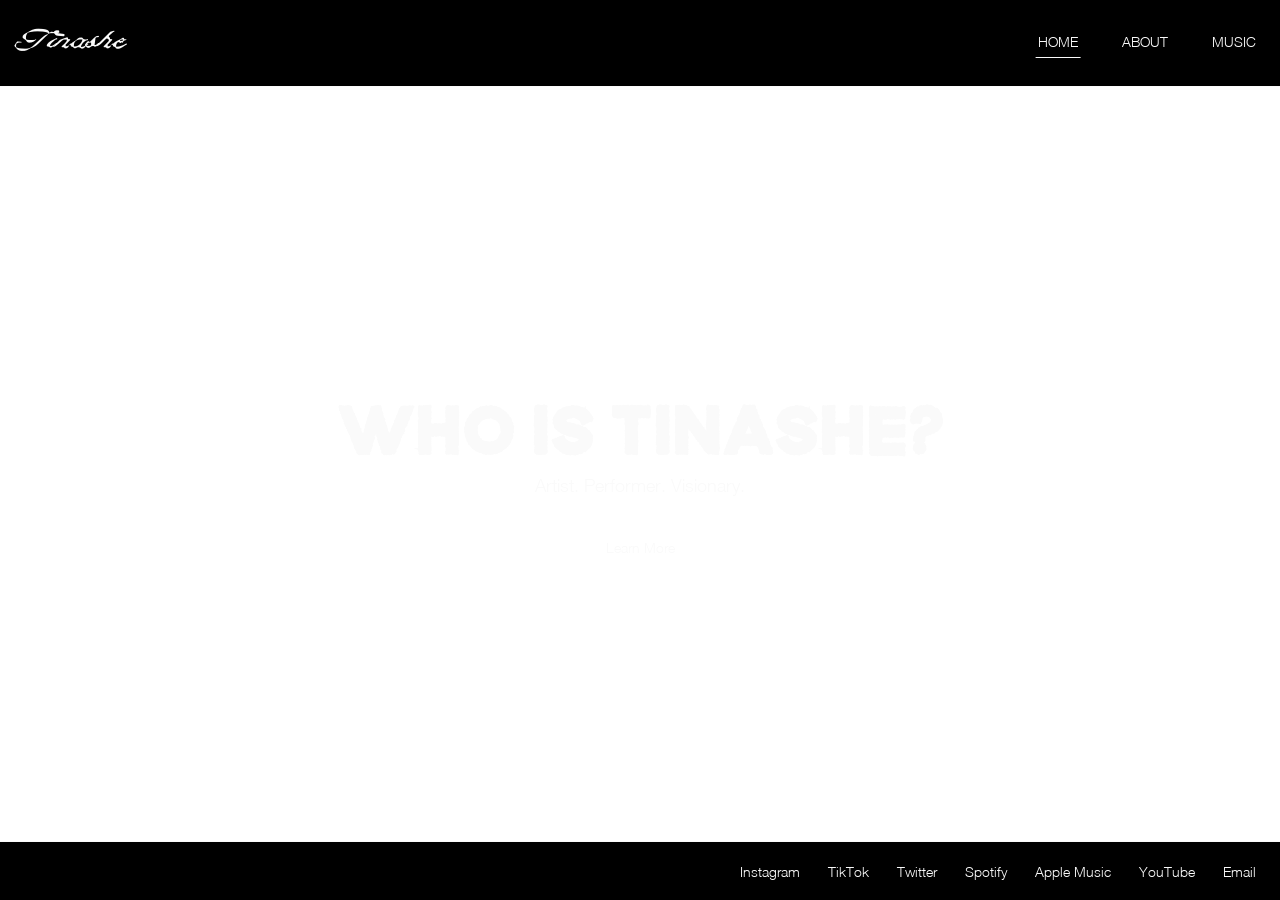
<file: index.html>
<!DOCTYPE html>
<html lang="en">
<head>
    <meta charset="UTF-8">
    <meta name="viewport" content="width=device-width, initial-scale=1.0">
    <title>Tinashe | Home</title>
    <link rel="stylesheet" href="style.css">
    <script src="script.js" defer></script>
</head>
<body>
    <header class="website-header"> 
         <a href="index.html" class="logo">Tinashe</a> 
        <nav> 
            <ul class="nav-list">
                <li><a href="index.html" class="current-page">HOME</a></li>
                <li><a href="about.html">ABOUT</a></li>
                <li><a href="music.html">MUSIC</a></li>
            </ul>
        </nav>
    </header>

    <main>
        <div class="video-wrapper">
            <video class="background-video" autoplay muted loop playsinline>
                <source src="crash-out-music-video.mp4" type="video/mp4">
            </video>
                <div class="home-text">
                 <h1 class="title">WHO IS TINASHE?</h1>
                <p class="tagline1"> Artist. Performer. Visionary.</p>
                <a href="about.html" class="learn-more">Learn More</a>
            </div>
        </div>
       
    </main>

    <footer class="website-footer">
          <div class="footer-socials">
            <a href="https://www.instagram.com/tinashenow/?hl=en">Instagram</a>
            <a href="https://www.tiktok.com/@tinashe?lang=en">TikTok</a>
            <a href="https://x.com/Tinashe">Twitter</a>
            <a href="https://open.spotify.com/artist/0NIIxcxNHmOoyBx03SfTCD">Spotify</a>
            <a href="https://music.apple.com/us/artist/tinashe/464835513">Apple Music</a>
            <a href="https://www.youtube.com/channel/UC-W8ijF4CaFAwqNUpB__qPg">YouTube</a>
            <a href="mailto:booking@tinashenow.com">Email</a>
         </div>


    </footer>
</body>
</html>
</file>
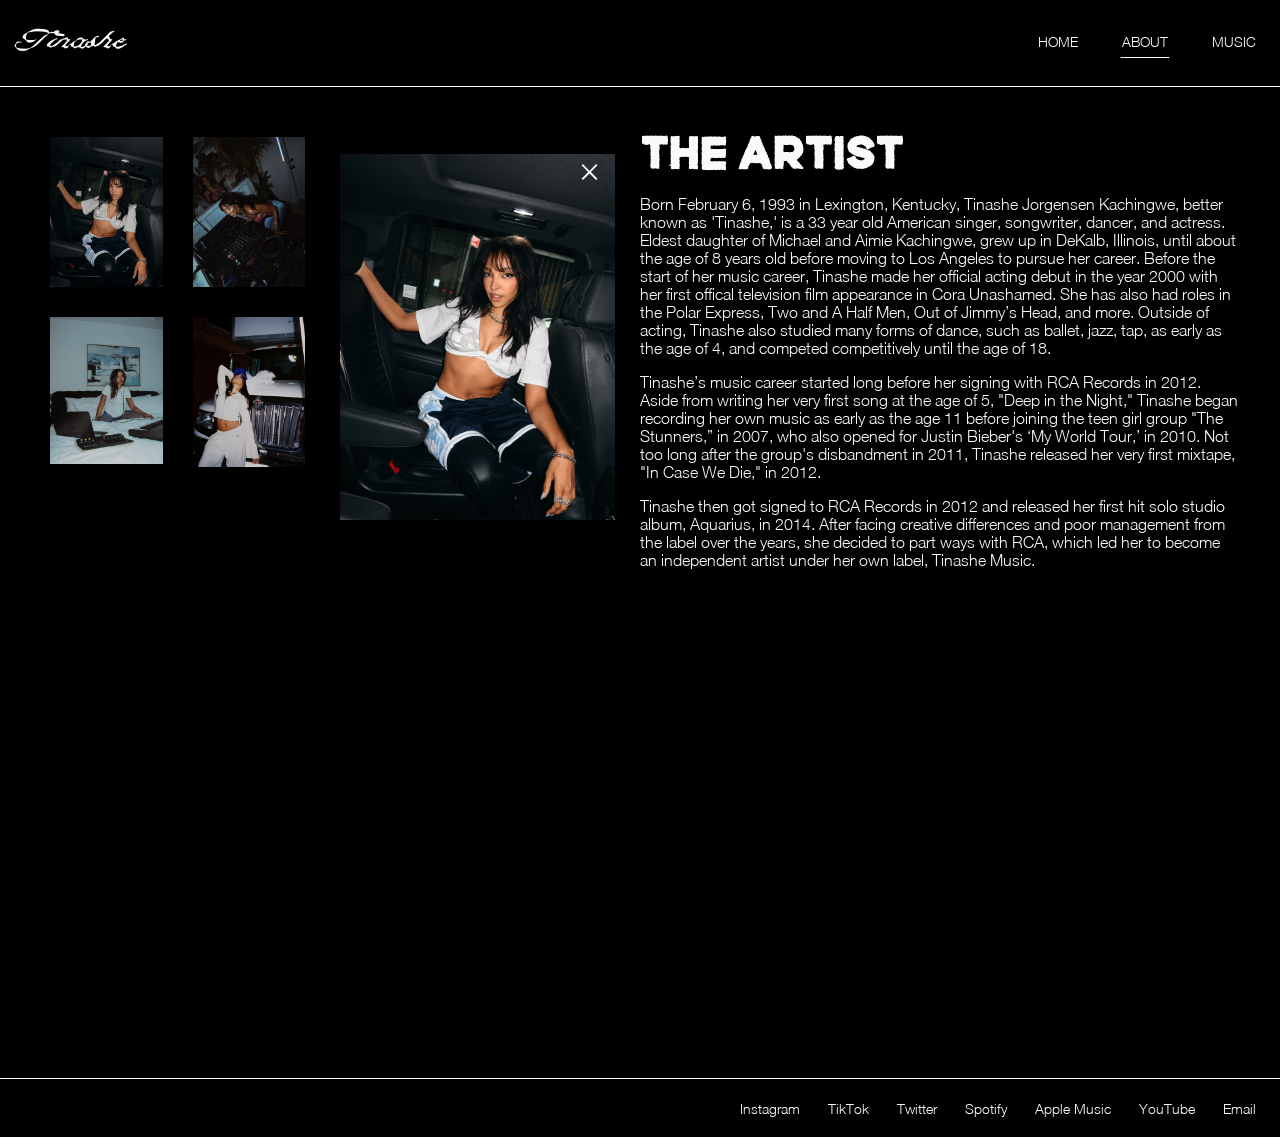
<file: about.html>
<!DOCTYPE html>
<html lang="en">
<head>
    <meta charset="UTF-8">
    <meta name="viewport" content="width=device-width, initial-scale=1.0">
    <title>Tinashe | About</title>
    <link rel="stylesheet" href="style.css">
    <script src="script.js" defer></script>
</head>

<body class="about-page">

    <header class="website-header">
        <a href="index.html" class="logo">Tinashe</a>

        <nav>
            <ul class="nav-list">
                <li><a href="index.html">HOME</a></li>
                <li><a href="about.html" class="current-page">ABOUT</a></li>
                <li><a href="music.html">MUSIC</a></li>
            </ul>
        </nav>
    </header>

    <main>
        <section class="about-content">

            <div class="about-gallery">

                <div class="row">
                    <div class="column">
                        <img src="gallery1.jpg" alt="Photoshoot" onclick="myFunction(this);">
                    </div>

                    <div class="column">
                        <img src="gallery2.jpg" alt="DJ set" onclick="myFunction(this);">
                    </div>

                    <div class="column">
                        <img src="gallery3.jpg" alt="Studio session" onclick="myFunction(this);">
                    </div>

                    <div class="column">
                        <img src="gallery4.jpg" alt="Too Easy MV BTS" onclick="myFunction(this);">
                    </div>
                </div>

                <div class="container">
                    <span onclick="this.parentElement.style.display='none'" class="closebtn">&times;</span>
                    <img id="expandedImg" style="width:100%" alt="Selected Tinashe photo" src="gallery1.jpg"> 
                    <div id="imgtext"></div>
                </div>

            </div>

            <div class="about-info">
               <h2 class="about-header">THE ARTIST</h2>  
               <p>Born February 6, 1993 in Lexington, Kentucky, Tinashe Jorgensen Kachingwe, better known as 'Tinashe,' is a 33 year old American singer, songwriter, dancer, and actress. Eldest daughter of Michael and Aimie Kachingwe, grew up in DeKalb, Illinois, until about the age of 8 years old before moving to Los Angeles to pursue her career. Before the start of her music career, Tinashe made her official acting debut in the year 2000 with her first offical television film appearance in Cora Unashamed. She has also had roles in the Polar Express, Two and A Half Men, Out of Jimmy’s Head, and more. Outside of acting, Tinashe also studied many forms of dance, such as ballet, jazz, tap, as early as the age of 4, and competed competitively until the age of 18.</p>
               <p>Tinashe’s music career started long before her signing with RCA Records in 2012. Aside from writing her very first song at the age of 5, "Deep in the Night," Tinashe began recording her own music as early as the age 11 before joining the teen girl group "The Stunners,” in 2007, who also opened for Justin Bieber's ‘My World Tour,’ in 2010. Not too long after the group's disbandment in 2011, Tinashe released her very first mixtape, "In Case We Die," in 2012.</p>
               <p>Tinashe then got signed to RCA Records in 2012 and released her first hit solo studio album, Aquarius, in 2014. After facing creative differences and poor management from the label over the years, she decided to part ways with RCA, which led her to become an independent artist under her own label, Tinashe Music.</p>
               <iframe title="Lexington, Kentucky" src="https://www.google.com/maps/embed?pb=!1m18!1m12!1m3!1d201139.43836323507!2d-84.47138205!3d38.028355!2m3!1f0!2f0!3f0!3m2!1i1024!2i768!4f13.1!3m3!1m2!1s0x88424429cc9ceb25%3A0x84f08341908c4fdd!2sLexington%2C%20KY!5e0!3m2!1sen!2sus!4v1793697698221!5m2!1sen!2sus" width="600" height="450" style="border:0;" allowfullscreen="" loading="lazy" referrerpolicy="strict-origin-when-cross-origin"></iframe>
            </div>

        </section>
    </main>

    <footer class="website-footer">
        <div class="footer-socials">
            <a href="https://www.instagram.com/tinashenow/?hl=en">Instagram</a>
            <a href="https://www.tiktok.com/@tinashe?lang=en">TikTok</a>
            <a href="https://x.com/Tinashe">Twitter</a>
            <a href="https://open.spotify.com/artist/0NIIxcxNHmOoyBx03SfTCD">Spotify</a>
            <a href="https://music.apple.com/us/artist/tinashe/464835513">Apple Music</a>
            <a href="https://www.youtube.com/channel/UC-W8ijF4CaFAwqNUpB__qPg">YouTube</a>
            <a href="mailto:booking@tinashenow.com">Email</a>
        </div>
    </footer>

</body>
</html>
</file>
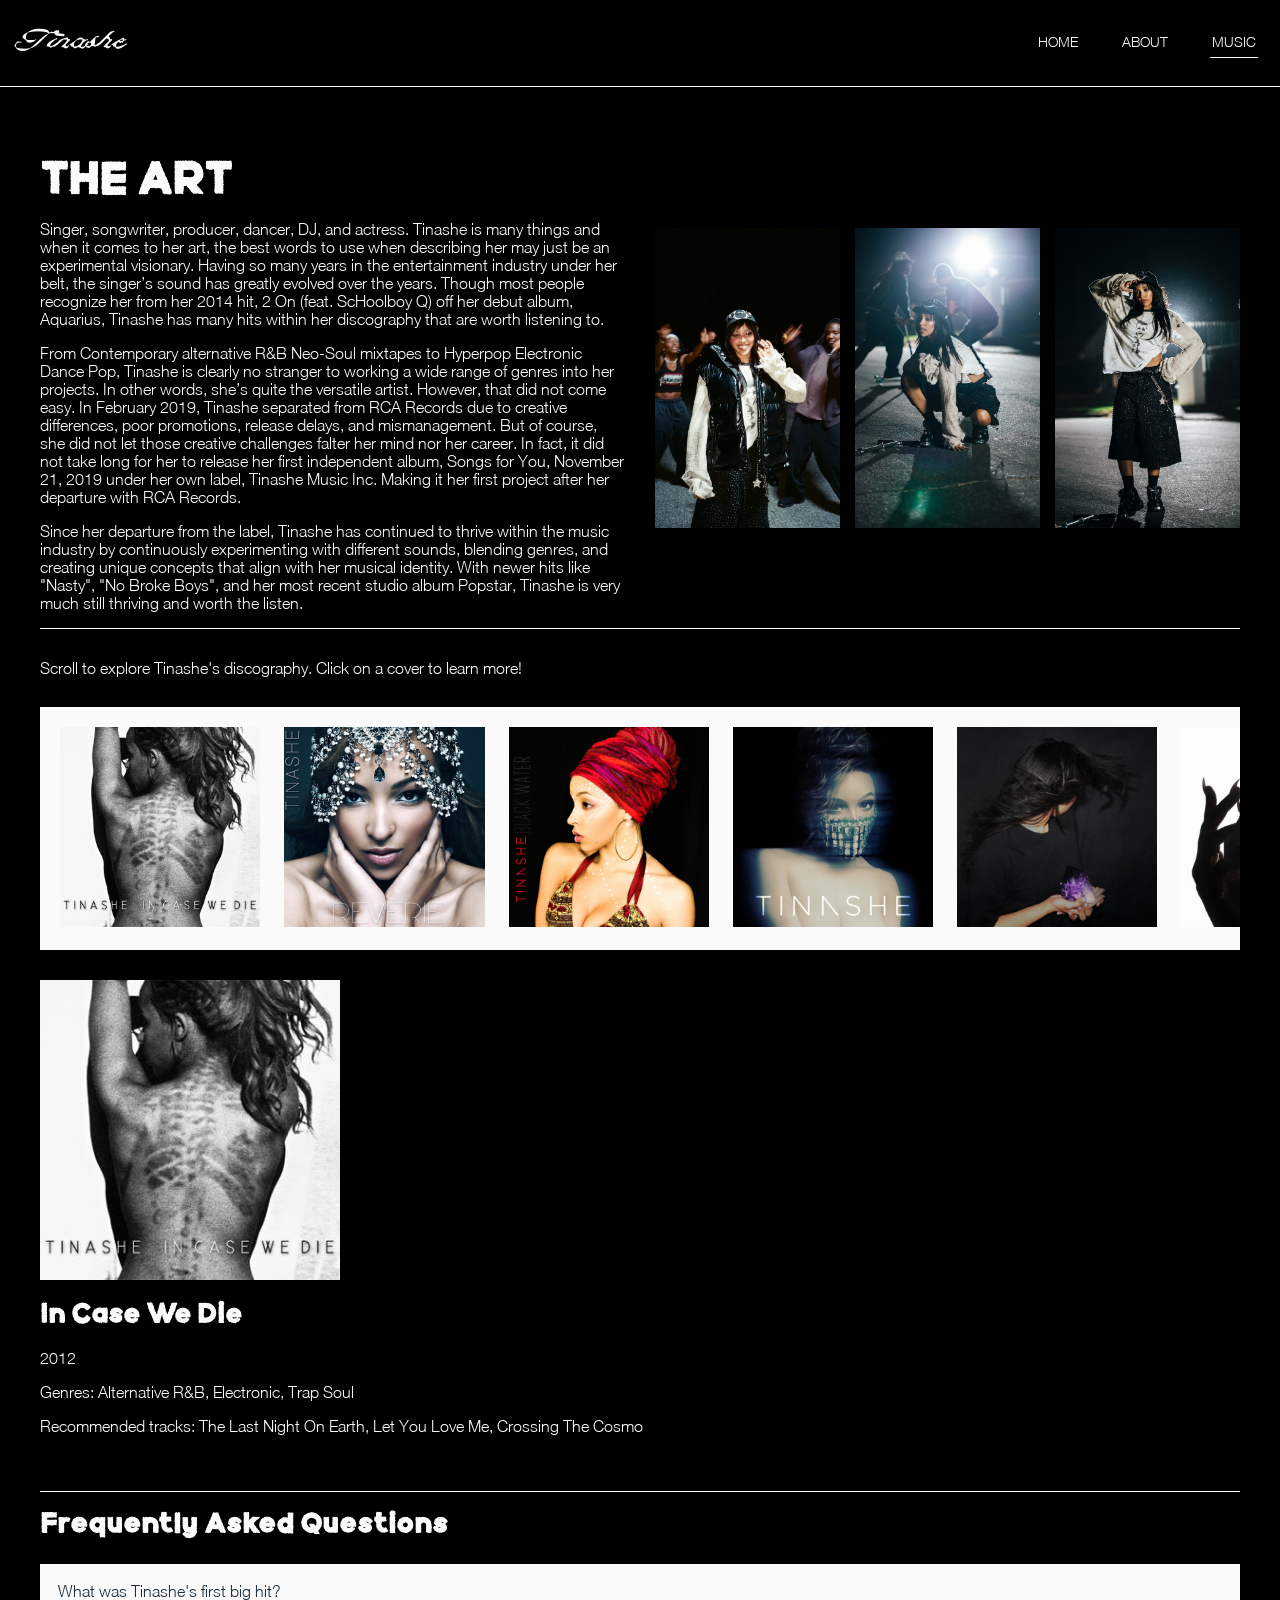
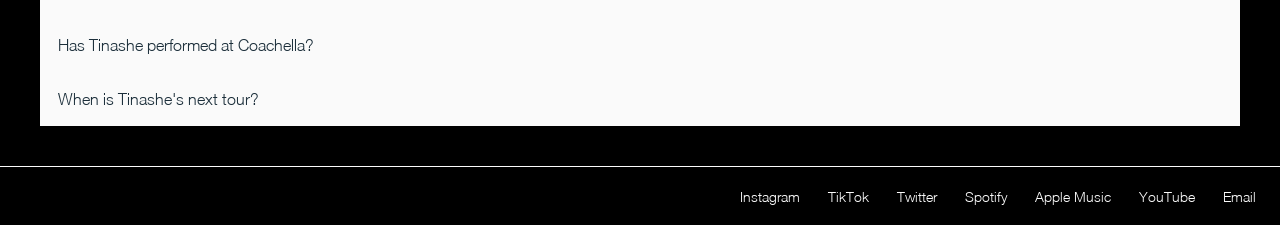
<file: music.html>
<!DOCTYPE html>
<html lang="en">
<head>
    <meta charset="UTF-8">
    <meta name="viewport" content="width=device-width, initial-scale=1.0">
    <title>Tinashe | Music</title>
    <link rel="stylesheet" href="style.css">
    <script src="script.js" defer></script>
</head>
<body class="music-page">
    <header class="website-header"> 
         <a href="index.html" class="logo">Tinashe</a> 
        <nav> 
            <ul class="nav-list">
                <li><a href="index.html">HOME</a></li>
                <li><a href="about.html">ABOUT</a></li>
                <li><a href="music.html" class="current-page">MUSIC</a></li>
            </ul>
        </nav>
    </header>

    <main class="music-page">

    <section class="music-content">

        <div class="music-info">

            <div class="music-text">
                <h2 class="music-header">THE ART</h2>
                <p>Singer, songwriter, producer, dancer, DJ, and actress. Tinashe is many things and when it comes to her art, the best words to use when describing her may just be an experimental visionary. Having so many years in the entertainment industry under her belt, the singer’s sound has greatly evolved over the years. Though most people recognize her from her 2014 hit, 2 On (feat. ScHoolboy Q) off her debut album, Aquarius, Tinashe has many hits within her discography that are worth listening to.</p>
                <p>From Contemporary alternative R&B Neo-Soul mixtapes to Hyperpop Electronic Dance Pop, Tinashe is clearly no stranger to working a wide range of genres into her projects. In other words, she’s quite the versatile artist. However, that did not come easy. In February 2019, Tinashe separated from RCA Records due to creative differences, poor promotions, release delays, and mismanagement. But of course, she did not let those creative challenges falter her mind nor her career. In fact, it did not take long for her to release her first independent album, Songs for You, November 21, 2019 under her own label, Tinashe Music Inc. Making it her first project after her departure with RCA Records.</p>
                <p>Since her departure from the label, Tinashe has continued to thrive within the music industry by continuously experimenting with different sounds, blending genres, and creating unique concepts that align with her musical identity. With newer hits like "Nasty", "No Broke Boys", and her most recent studio album Popstar, Tinashe is very much still thriving and worth the listen.
</p>
            </div>

            <div class="music-images">
                <img src="photoshoot1.jpg" alt="photoshoot 1">
                <img src="photoshoot2.jpg" alt="photoshoot 2">
                <img src="photoshoot3.jpg" alt="photoshoot 3">
            </div>

        </div>
            <p class="cta">Scroll to explore Tinashe's discography. Click on a cover to learn more!</p>
        <div class="album-carousel">
           <img src="album1.jpg" alt="In Case We Die" data-year="2012" data-genre="Alternative R&B, Electronic, Trap Soul" data-track="The Last Night On Earth, Let You Love Me, Crossing The Cosmo" data-soundcloud="https://on.soundcloud.com/LbWIzwysJPlab6Pyar" onclick="showAlbum(this)">
           <img src="album2.png" alt="Reverie" data-year="2012" data-genre="Alternative R&B, Electronic, Downtempo" data-track="Yours, Another Me, Ecstasy" data-soundcloud="https://on.soundcloud.com/VbYMX0OxiB5anfSEud" onclick="showAlbum(this)">
           <img src="album3.jpg" alt="Black Water" data-year="2013" data-genre="Alternative R&B, Contemporary R&B, Neo-Soul" data-track="Midnight Sun, Just a Taste, Stunt" data-soundcloud="https://on.soundcloud.com/nRTAkvsGJPQMP7YSpg" onclick="showAlbum(this)">
           <img src="album4.jpg" alt="Aquarius" data-year="2014" data-genre="Alternative R&B, Contemporary R&B, Electronic" data-track="Feels like Vegas, Pretend FT. A$AP Rocky, Far Side Of The Moon" data-spotify="https://open.spotify.com/album/6zXUDBGLbrB9Kgkw2Y3F7L?si=YtGEzZOXTY2GiPZoVykUWw" data-applemusic="https://music.apple.com/us/album/aquarius/911472229" onclick="showAlbum(this)">
           <img src="album5.jpg" alt="Amethyst" data-year="2015" data-genre="Alternative pop, Alternative R&B" data-track="Worth It FT. IAMSU!, Something To Feel, Dreams Are Real" data-soundcloud="https://on.soundcloud.com/0FYaEPmJqCATyPNFCE" onclick="showAlbum(this)">
           <img src="album6.jpg" alt="Nightride" data-year="2016" data-genre="Alternative R&B, Neo-Soul, Trap" data-track="Ghetto Boy, Party Favors, Company" data-spotify="https://open.spotify.com/album/4oUQWJAcEtTuhYFR9AGfaC?si=x3PJNPmsQkKTM75yL_9kTw" data-applemusic="https://music.apple.com/us/album/nightride/1171507241" onclick="showAlbum(this)">
           <img src="album7.png" alt="Joyride" data-year="2018" data-genre="Alternative R&B, Pop, Hip-Hop" data-track="No Contest, No Drama FT. Offset, Ooh La La" data-spotify="https://open.spotify.com/album/0u3rjsCgagcSxHoRtXMKQo?si=BUgRdhT2SmGGCOLhW2AdQQ" data-applemusic="https://music.apple.com/us/album/joyride/1363300702" onclick="showAlbum(this)">
           <img src="album8.jpg" alt="Songs for You" data-year="2019" data-genre="Alternative R&B, Dance Pop, Trap Soul" data-track="Perfect Crime,  Life's Too Short, Touch & Go FT. 6lack" data-spotify="https://open.spotify.com/album/2E0UWcqS27m1Re2yksxQDg?si=oAdm3QmkQ3qH-5qL4c1dVg" data-applemusic="https://music.apple.com/us/album/songs-for-you/1835096586" onclick="showAlbum(this)">
           <img src="album9.jpeg" alt="333 Deluxe" data-year="2022" data-genre="Alternative R&B, Hip-Hop, Electronic" data-track="Undo FT. Wax Motif, Let Me Down Slowly, Small Reminders" data-spotify="https://open.spotify.com/album/4cogLi0G1CHWTHCdrU9ujy?si=Z-jtQaAEQ8uQA5frw7bL4g" data-applemusic="https://music.apple.com/us/album/333-deluxe/1840969291" onclick="showAlbum(this)">
           <img src="album10.jpeg" alt="BB/Angel" data-year="2023" data-genre="Alternative R&B, Electronic, Trap Soul" data-track="Gravity, None Of My Business, Talk To Me Nice" data-spotify="https://open.spotify.com/album/3VT4AfG7KWjVwkJ7NP62hX?si=odQ-yTGPR0ePKFkUi6Z6dQ" data-applemusic="https://music.apple.com/us/album/bb-ang3l/6769156468" onclick="showAlbum(this)">
           <img src="album11.png" alt="Quantum Baby" data-year="2024" data-genre="Alternative R&B, Pop Rap, Trap Soul" data-track="Getting No Sleep, Cross That Line, No Simulation" data-spotify="https://open.spotify.com/album/0fMcAd5V3GKgcjB5ANKeqQ?si=Q1z9FqB-RTqlUaV_4n5fhw" data-applemusic="https://music.apple.com/us/album/quantum-baby/1760674272" onclick="showAlbum(this)">
           <img src="album12.png" alt="Popstar" data-year="2026" data-genre="Alternative R&B, Electronic, Hyperpop" data-track="Pillow Fight, I'd Rather Be Alone, Flashbacks" data-spotify="https://open.spotify.com/album/06CjF89lLSSiVWXujVVtQs?si=JwCBDeK1TOasiWASfPBsVw" data-applemusic="https://music.apple.com/us/album/popstar/6789739137" onclick="showAlbum(this)">
        </div>
        
    <div class="album-details">
        <img id="selected-album" src="album1.jpg" alt="In Case We Die">
          <div class="album-description">
            <h2 id="album-title">In Case We Die</h2>
            <p id="album-year">2012</p>
            <p id="album-genre">Genres: Alternative R&B, Electronic, Trap Soul</p>
            <p id="album-tracks">Recommended tracks: The Last Night On Earth, Let You Love Me, Crossing The Cosmo</p>
        </div>

       <div class="album-links">
            <a id="spotify-link" href="#" target="_blank" hidden>Spotify</a>
            <a id="apple-link" href="#" target="_blank" hidden>Apple Music</a>
            <a id="soundcloud-link" href="#" target="_blank" hidden>SoundCloud</a>
        </div>
    </div>

    </section>

    <section class="music-faq">

    <h3 class="FAQ">Frequently Asked Questions</h3>

    <button class="accordion">What was Tinashe's first big hit?</button>
        <div class="panel">
            <p>Tinashe's first hit was her lead single for her debut album, Aquarius song, 2 On featuring ScHoolboy Q. The song reached number 24 on the US Billboard Hot 100.</p>
        </div>

    <button class="accordion">Has Tinashe performed at Coachella?</button>
        <div class="panel">
            <p>Yes, Tinashe has performed at Coachella a total of 3 times. She joined Snakehips and Blackbear as a surpise guest in 2018, performed both weekends in 2024, as well as performed a DJ set in 2026.</p>
        </div>

    <button class="accordion">When is Tinashe's next tour?</button>
         <div class="panel">
            <p>You can see Tinashe live at one of her many "The Show Must Go On" North American Tour dates between April 14th-May 16th.</p>
        </div>

</section>

</main>

    <footer class="website-footer">
          <div class="footer-socials">
            <a href="https://www.instagram.com/tinashenow/?hl=en">Instagram</a>
            <a href="https://www.tiktok.com/@tinashe?lang=en">TikTok</a>
            <a href="https://x.com/Tinashe">Twitter</a>
            <a href="https://open.spotify.com/artist/0NIIxcxNHmOoyBx03SfTCD">Spotify</a>
            <a href="https://music.apple.com/us/artist/tinashe/464835513">Apple Music</a>
            <a href="https://www.youtube.com/channel/UC-W8ijF4CaFAwqNUpB__qPg">YouTube</a>
            <a href="mailto:booking@tinashenow.co">Email</a>
         </div>
    </footer>

</body>
</html>
</file>
<file: style.css>
@font-face {
    font-family: 'Blicker Feast'; 
    src: url('./blicker-feast.regular.otf') format('opentype');
    font-weight: normal;
    font-style: normal;
}

@font-face {
    font-family: 'Jogrunge'; 
    src: url('./JOGRUNGE.otf') format('opentype');
    font-weight: normal;
    font-style: normal;
}

@font-face {
    font-family: 'HelveticaNeue Light'; 
    src: url('./HelveticaNeue Light.ttf') format('truetype');
    font-weight: normal;
    font-style: normal;
}

body {
    font-family: 'HelveticaNeue Light', sans-serif;
    margin: 0;
    min-height: 100vh;
    display: flex;
    flex-direction: column;
    color: #fafafa
}

main {
    flex: 1;
    display: flex;
}

h1, h2, h3 { 
    font-family: 'Jogrunge', sans-serif;
    color: #fafafa;
}

.logo {
    font-family: 'Blicker Feast', cursive;
    font-size: 45px;
    text-decoration: none;
    color: #fafafa;
    position: relative; top: 5px;
  
}

.website-header {
    display: flex;
    justify-content: space-between;
    align-items: center; 
    padding: 20px 12px;
    background-color: #000000;
    border-bottom: 1px solid #fafafa;
}

.nav-list {
    display: flex;
    list-style: none;
    margin: 0;
    padding: 0;
    padding-bottom: 4px;
    gap: 20px;
}

.nav-list a {
    font-family: 'HelveticaNeue Light', sans-serif;
    font-size: 14px; 
    text-decoration: none;
    color: #fafafa;
    padding: 8px 12px;
    position: relative;
}

.nav-list a::after{
    content: "";
    position: absolute;
    width: 0;
    height: 1px;
    bottom: 0;
    left: 50%;
    transform: translateX(-50%);
    background-color: #fafafa;
    transition: width 0.3s ease;
}

.nav-list a:hover::after {
    width: 70%;
}

.nav-list a:active::after {
    width: 70%;
}

.nav-list a.current-page::after {
    width: 70%;
}

.website-footer {
    display: flex;
    justify-content: flex-end;
    align-items: center; 
    padding: 20px 12px;
    background-color: #000000;
    border-top: 1px solid #fafafa;
}

.footer-socials a {
    font-family: 'HelveticaNeue Light', sans-serif;
    font-size: 14px; 
    text-decoration: none;
    color: #fafafa;
    padding: 8px 12px;
    position: relative;
}

.footer-socials a::after{
    content: "";
    position: absolute;
    width: 0;
    height: 1px;
    bottom: 0;
    left: 50%;
    transform: translateX(-50%);
    background-color: #fafafa;
    transition: width 0.3s ease;
}

.footer-socials a:hover::after {
    width: 70%;
}

.video-wrapper {
    position: relative;
    width: 100%;
    flex: 1;
    display: flex;
    justify-content: center;
    align-items: center;
}

.background-video {
    position: absolute;
    top: 0;
    left: 0;
    width: 100%;
    height: 100%;
    object-fit: cover;
    z-index: 0;
}

.title {
    text-align: center;
    font-size: 60px;
    color: #fafafa;
    margin-bottom: 5px;
}

.tagline1 {
    text-align: center;
    font-size: 18px;
    color: #fafafa;
    font-family: 'HelveticaNeue Light', sans-serif;
    margin-top: 0;
    margin-bottom: 35px;
}

.home-text {
    position: relative;
    z-index: 1;
    display: flex;
    flex-direction: column;
    align-items: center;
}

.learn-more {
    text-align: center;
    margin-top: 0;
    text-decoration: none;
    font-family: 'HelveticaNeue Light', sans-serif;
    font-size: 14px;
    color: #fafafa;
    padding: 8px 12px;
    position: relative;
}

.learn-more::after{
    content: "";
    position: absolute;
    width: 0;
    height: 1px;
    bottom: 0;
    left: 50%;
    transform: translateX(-50%);
    background-color: #fafafa;
    transition: width 0.3s ease;
}

.learn-more:hover::after {
    width: 70%;
}

.about-page {
    background-color: #000000 ;
}
.about-content {
    display: flex;
    gap: 25px;
    padding: 40px;
}

.about-gallery {
    display: flex;
    align-items: flex-start;
    gap: 25px;
    flex: 1.1;
}

.column {
    padding: 10px;
    box-sizing: border-box;
}

.column img {
    width: 100%;
    height: auto;
    display: block;
    opacity: 0.8;
    cursor: pointer;
}

.column img:hover {
    opacity: 1;
}

.container {
    position: relative;
    width: 50%;
    margin-top: 10px;
}

#expandedImg {
    display: block;
    width: 100%;
    height: 400px;
    object-fit: contain;
}

.row {
    display: grid;
    grid-template-columns: repeat(2, 1fr);
    gap: 10px;
    width: 50%;
    max-width: 400px;
    margin: 0;
}

#imgtext {
    position: absolute;
    bottom: 15px;
    left: 15px;
    color: #fafafa;
    font-size: 20px;
}

.closebtn {
    position: absolute;
    top: 10px;
    right: 15px;
    color: #fafafa;
    font-size: 35px;
    cursor: pointer;
}

.about-info {
    flex: 1;
}

.about-header {
    font-size: 40px;
    margin-top: 8px;
    margin-bottom: 0;
}

.music-page {
    background-color: #000000;
}

.music-content {
    padding: 40px;
    box-sizing: border-box;
    display: grid;
    grid-template-rows: auto auto;
    gap: 30px;
}

.music-info {
    display: grid;
    grid-template-columns: 1fr 1fr;
    gap: 30px;
    border-bottom: 1px solid #fafafa;
}

.music-header {
    font-size: 40px;
    margin-bottom: 0;
}

.music-images {
    display: flex;
    gap: 15px;
    align-items: center;
}

.music-images img {
    flex: 1;
    width: 0;
    min-width: 0;
    height: 300px;
    object-fit: cover;
}

.cta {
    margin-top: 0;
    margin-bottom: 0;
}

.album-carousel {
    width: 100%;
    background-color: #fafafa;
    overflow-x: auto;
    white-space: nowrap;
    padding: 10px;
    box-sizing: border-box;
    cursor: pointer;
}

.album-carousel img {
    height: 200px;
    width: auto;
    padding: 10px;
    object-fit: cover;
}

#selected-album {
    width: 300px;
    height: 300px;
    object-fit: contain;
}

.album-links {
    margin: 0;
    padding: 0;
}

.album-links a {
    font-family: 'HelveticaNeue Light', sans-serif;
    font-size: inherit;
    text-decoration: none;
    color: #fafafa;
    padding: 0;
    position: relative;
}

.album-links a::after {
    content: "";
    position: absolute;
    width: 0;
    height: 1px;
    bottom: 0;
    left: 50%;
    transform: translateX(-50%);
    background-color: #fafafa;
    transition: width 0.3s ease;
}

.album-links a:hover::after {
    width: 100%;
    bottom: -5px;
}

main.music-page {
    display: block;
}

.music-faq {
    padding: 0 40px 40px;
    box-sizing: border-box;
}

.accordion {
    background-color: #fafafa;
    color: #1b2e3a;
    cursor: pointer;
    padding: 18px;
    width: 100%;
    text-align: left;
    border: none;
    outline: none;
    transition: 0.4s;
    font-family: 'HelveticaNeue Light', sans-serif;
    font-size: 16px;
}

.accordion.active, .accordion:hover {
    background-color: #1b2e3a;
    color: #fafafa;
}

.panel {
    padding: 0 18px;
    background-color: #1b2e3a;
    display: none;
    overflow: hidden;
}

.FAQ {
    font-size: 25px;
    border-top: 1px solid #fafafa;
    padding-top: 20px;
    margin-top: 0;
}

@media screen and (max-width: 700px) {
.about-content {
    flex-direction: column;
    padding: 25px 20px;
}

.about-info, .about-gallery {
    width: 100%;
    flex: none;
}

.about-gallery {
    flex-direction: column;
    align-items: center;
}

.about-header {
    font-size: 30px;
}

.container {
    width: 100%;
    max-width: 600px;
    margin: 10px auto;
}

.row {
    width: 100%;
}

#expandedImg {
    width: 100%;
    height: auto;
    max-height: 450px;
}

.column {
    padding: 5px;
}

body.about-page main {
    display: block;
}

.music-info {
    grid-template-columns: 1fr;
}
}
</file>
